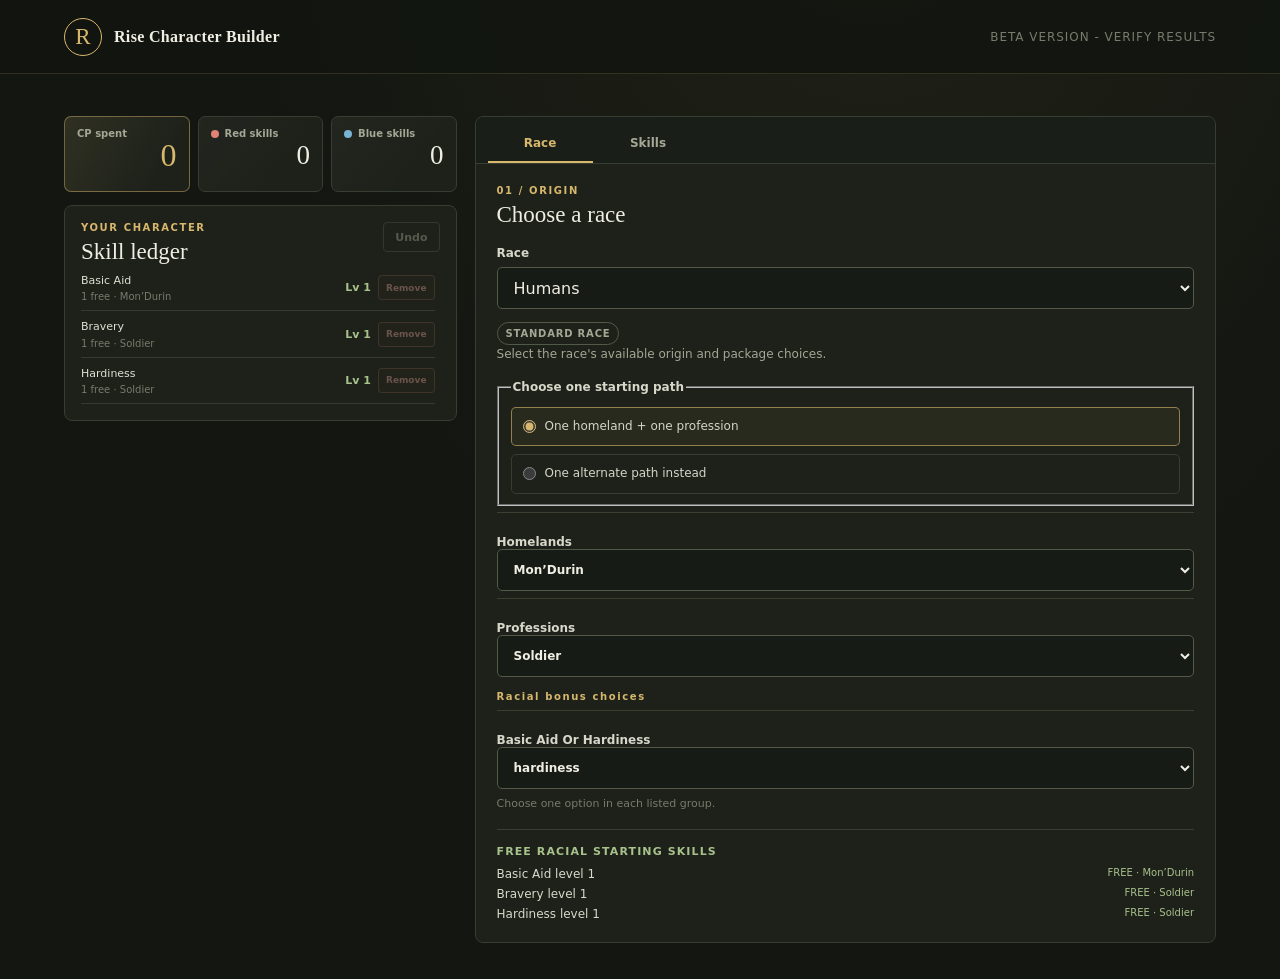
<file: index.html>
<!doctype html>
<html lang="en">
  <head>
    <meta charset="utf-8">
    <meta name="viewport" content="width=device-width, initial-scale=1">
    <meta name="theme-color" content="#161914">
    <title>Rise Character Builder</title>
    <link rel="stylesheet" href="./styles.css">
    <script src="./app.js" defer></script>
  </head>
  <body>
    <header class="topbar">
      <a class="brand" href="#" aria-label="Rise Character Builder home">
        <span class="brand-mark" aria-hidden="true">R</span>
        <span>
          <strong>Rise Character Builder</strong>
        </span>
      </a>
      <div class="topbar-note">Beta Version - Verify Results</div>
    </header>

    <main class="page-shell">
      <div id="load-error" class="notice notice-error" role="alert" hidden></div>

      <div class="builder-grid">
        <aside class="character-sidebar" aria-label="Character summary">
          <div class="totals" aria-label="Character point totals">
            <article class="total-card total-main">
              <span class="total-label">CP spent</span>
              <strong id="total-cp">0</strong>
            </article>
            <article class="total-card red-card">
              <span class="total-label"><i class="status-dot red-dot"></i> Red skills</span>
              <strong id="red-cp">0</strong>
            </article>
            <article class="total-card blue-card">
              <span class="total-label"><i class="status-dot blue-dot"></i> Blue skills</span>
              <strong id="blue-cp">0</strong>
            </article>
          </div>
          <section class="panel skills-panel" aria-labelledby="character-skills-heading">
            <div class="panel-heading">
              <div>
                <p class="eyebrow">YOUR CHARACTER</p>
                <h2 id="character-skills-heading">Skill ledger</h2>
              </div>
              <button id="undo-purchase" class="button button-quiet" type="button" disabled>Undo</button>
            </div>
            <div id="skill-ledger" class="skill-ledger"></div>
          </section>
        </aside>

        <section class="panel editor-panel" aria-label="Character selections">
          <div class="editor-tabs" role="tablist" aria-label="Character selections">
            <button id="race-tab" class="editor-tab" type="button" role="tab" aria-selected="true" aria-controls="race-panel">Race</button>
            <button id="skills-tab" class="editor-tab" type="button" role="tab" aria-selected="false" aria-controls="skills-panel" tabindex="-1">Skills</button>
          </div>
          <section id="race-panel" class="editor-panel-content race-panel" role="tabpanel" aria-labelledby="race-tab">
            <div class="panel-heading">
              <div>
                <p class="eyebrow">01 / ORIGIN</p>
                <h2 id="race-heading">Choose a race</h2>
              </div>
            </div>
            <label class="field-label" for="race-select">Race</label>
            <select id="race-select" class="control"></select>
            <div id="race-badge" class="race-badge"></div>
            <p id="race-description" class="muted-copy"></p>
            <div id="race-options" class="race-options"></div>
            <div id="racial-choices" class="racial-choices"></div>
            <div id="racial-purchases" class="racial-purchases"></div>
            <div id="racial-grants" class="racial-grants"></div>
          </section>
          <section id="skills-panel" class="editor-panel-content purchase-panel" role="tabpanel" aria-labelledby="skills-tab" hidden>
            <div class="panel-heading purchase-heading">
              <div>
                <p class="eyebrow">02 / ADVANCEMENT</p>
                <h2 id="purchase-heading">Purchase skills</h2>
                <p class="muted-copy">Skills granted by your race and racial choices are free and excluded from CP totals.</p>
              </div>
            </div>
            <div class="skill-filters">
              <label class="search-wrap">
                <span class="sr-only">Search skills</span>
                <span class="search-icon" aria-hidden="true">⌕</span>
                <input id="skill-search" class="control" type="search" placeholder="Search skills…" autocomplete="off">
              </label>
              <label class="filter-label">
                <span class="sr-only">Filter by skill color</span>
                <select id="status-filter" class="control">
                  <option value="all">All colors</option>
                  <option value="red">Red</option>
                  <option value="blue">Blue</option>
                  <option value="grey">Grey</option>
                </select>
              </label>
            </div>
            <label class="prerequisite-filter" for="qualifying-skills-only">
              <input id="qualifying-skills-only" type="checkbox">
              <span>Only show skills with met prerequisites</span>
            </label>
            <div id="skill-count" class="skill-count"></div>
            <div id="skill-list" class="skill-list"></div>
          </section>
        </section>
      </div>
    </main>
  </body>
</html>
</file>
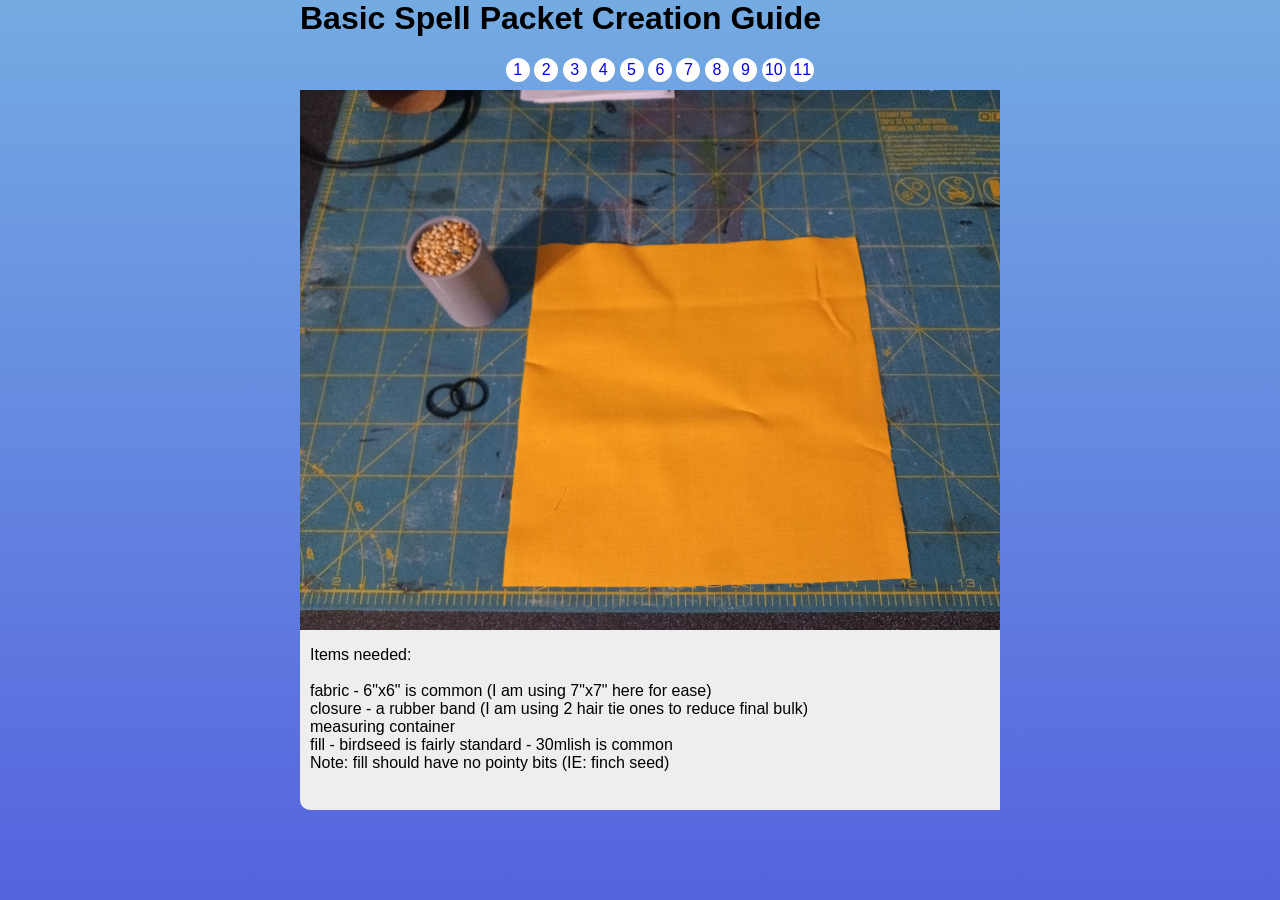
<file: packet_tutorial/index.html>
<html>

<head>
    <title>Basic Spell Packet Creation</title>
    <link rel="stylesheet" type="text/css" href="./index.css" />
</head>

<body>
    <h1>Basic Spell Packet Creation Guide</h1>
    <div class="slider">

        <a href="#slide-1">1</a>
        <a href="#slide-2">2</a>
        <a href="#slide-3">3</a>
        <a href="#slide-4">4</a>
        <a href="#slide-5">5</a>
        <a href="#slide-6">6</a>
        <a href="#slide-7">7</a>
        <a href="#slide-8">8</a>
        <a href="#slide-9">9</a>
        <a href="#slide-10">10</a>
        <a href="#slide-11">11</a>
        <div class="slides">
            <div id="slide-1">
                <image src="images/step1.jpg"></image>
                <p>Items needed: <br />
                    <br />fabric - 6"x6" is common (I am using 7"x7" here for ease)
                    <br />closure - a rubber band (I am using 2 hair tie ones to reduce final bulk)
                    <br />measuring container
                    <br />fill - birdseed is fairly standard - 30mlish is common
                    <br />Note: fill should have no pointy bits (IE: finch seed)
                </p>
            </div>
            <div id="slide-2">
                <image src="images/step2.jpg">
                    <p>Centering the fabric on the measuring container, then holding it to the sides to flip it,
                        is an easy way to get the seed in a nice pile in the middle of the fabric</p>
            </div>
            <div id="slide-3">
                <image src="images/step3.jpg">
                    <p>Poor out the seed as centered into the fabric as possible</p>
            </div>
            <div id="slide-4">
                <image src="images/step4.jpg">
                    <p>Seed in the middle of the fabric square</p>
            </div>
            <div id="slide-5">
                <image src="images/step5.jpg">
                    <p>
                        Carefully pull all four corners of the fabric together and carefully pick up the packet
                    </p>
            </div>
            <div id="slide-6">
                <image src="images/step6.jpg">
                    <p>
                        Carefully squeeze down the packet, making the seed area spherical(-ish)
                    </p>
            </div>
            <div id="slide-7">
                <image src="images/step7.jpg">
                    <p>
                        Hold the packet tight right where the rubber band will go and make sure the packet head looks
                        good
                    </p>
            </div>
            <div id="slide-8">
                <image src="images/step8.jpg">
                    <p>
                        Pull the rubber band over the head, tight against the seed next to your finger, twist repeat,
                        until the rubber band is tight
                    </p>
            </div>
            <div id="slide-9">
                <image src="images/step9.jpg">
                    <p>
                        Here is after the first hair tie is added, I then repeat the process with a second one for
                        stability
                        <br />
                        <br />
                        IMPORTANT: Make sure there is some give when pressed with your thumb, if there is no give, the
                        packet is to tight and dangerous.
                    </p>
            </div>
            <div id="slide-10">
                <image src="images/step10.jpg">
                    <p>
                        Here is a completed spell packet, however some people will clip the tail down to reduce its
                        size.
                    </p>
            </div>
            <div id="slide-11">
                <image src="images/step11.jpg">
                    <p>
                        A spell packet with the tail clipped
                    </p>
            </div>
        </div>
    </div>
</body>

</html>
</file>
<file: styles.css>
:root {
  color-scheme: dark;
  --page: #131611;
  --panel: #1d211a;
  --panel-raised: #242920;
  --panel-soft: #1a1e18;
  --line: #363d31;
  --line-strong: #505a46;
  --text: #f0eee3;
  --muted: #a3a794;
  --quiet: #757c6c;
  --gold: #d7b76c;
  --gold-soft: #342d1e;
  --red: #df8375;
  --blue: #79b5d3;
  --grey: #aaa99d;
  --green: #a8c28c;
  font-family: Inter, ui-sans-serif, system-ui, -apple-system, BlinkMacSystemFont, "Segoe UI", sans-serif;
  font-synthesis: none;
  text-rendering: optimizeLegibility;
}

* { box-sizing: border-box; }

body {
  min-width: 320px;
  margin: 0;
  background:
    radial-gradient(ellipse at 68% -18%, rgba(116, 105, 62, .15), transparent 40rem),
    var(--page);
  color: var(--text);
}

button, input, select { font: inherit; }
button, select { cursor: pointer; }

.topbar {
  min-height: 74px;
  padding: 0 clamp(20px, 5vw, 72px);
  display: flex;
  align-items: center;
  justify-content: space-between;
  border-bottom: 1px solid rgba(215, 183, 108, .16);
  background: rgba(18, 21, 16, .86);
}

.brand {
  display: inline-flex;
  align-items: center;
  gap: 12px;
  color: inherit;
  text-decoration: none;
}

.brand-mark {
  width: 38px;
  height: 38px;
  display: grid;
  place-items: center;
  border: 1px solid var(--gold);
  border-radius: 50%;
  color: var(--gold);
  font-family: Georgia, serif;
  font-size: 23px;
}

.brand strong, .brand small { display: block; }
.brand strong { font-family: Georgia, serif; font-size: 16px; font-weight: 600; letter-spacing: .02em; }
.brand small { margin-top: 3px; color: var(--muted); font-size: 11px; letter-spacing: .06em; text-transform: uppercase; }
.topbar-note { color: var(--quiet); font-size: 12px; letter-spacing: .08em; text-transform: uppercase; }

.page-shell { width: min(1512px, 100%); margin: 0 auto; padding: 42px clamp(18px, 5vw, 72px) 36px; }
.intro { margin-bottom: 27px; }
.eyebrow { margin: 0 0 8px; color: var(--gold); font-size: 10px; font-weight: 700; letter-spacing: .16em; }
h1, h2, h3, p { margin-top: 0; }
h1, h2 { font-family: Georgia, "Times New Roman", serif; font-weight: 500; }
h1 { margin-bottom: 7px; font-size: clamp(32px, 4vw, 45px); letter-spacing: -.025em; }
.intro > p:last-child { margin: 0; color: var(--muted); font-size: 14px; }

.totals { display: grid; grid-template-columns: repeat(3, minmax(0, 1fr)); gap: 8px; }
.total-card {
  min-height: 76px;
  padding: 11px 12px 9px;
  display: grid;
  grid-template-columns: 1fr auto;
  align-content: space-between;
  border: 1px solid var(--line);
  border-radius: 7px;
  background: linear-gradient(130deg, rgba(255,255,255,.025), transparent 70%), var(--panel);
}
.total-main { border-color: rgba(215, 183, 108, .45); background: linear-gradient(120deg, rgba(215,183,108,.1), transparent 76%), var(--panel); }
.total-label { display: flex; align-items: center; gap: 6px; color: var(--muted); font-size: 10px; font-weight: 600; white-space: nowrap; }
.total-card strong { grid-column: 2; grid-row: 1 / span 2; align-self: center; font-family: Georgia, serif; font-size: 27px; font-weight: 500; }
.total-main strong { color: var(--gold); font-size: 32px; }
.status-dot { width: 8px; height: 8px; display: inline-block; border-radius: 50%; }
.red-dot { background: var(--red); }
.blue-dot { background: var(--blue); }

.builder-grid { display: grid; grid-template-columns: minmax(340px, .9fr) minmax(0, 1.7fr); gap: 18px; align-items: start; }
.character-sidebar { display: grid; gap: 13px; min-width: 0; }
.panel { min-width: 0; border: 1px solid var(--line); border-radius: 8px; background: var(--panel); }
.race-panel, .skills-panel, .purchase-panel { padding: 21px; }
.character-sidebar .skills-panel { padding: 16px; }
.editor-panel { overflow: hidden; }
.editor-tabs { display: flex; gap: 3px; padding: 8px 12px 0; border-bottom: 1px solid var(--line); background: var(--panel-soft); }
.editor-tab { min-width: 105px; padding: 11px 16px; border: 0; border-bottom: 2px solid transparent; color: var(--muted); background: transparent; font-size: 12px; font-weight: 700; }
.editor-tab:hover { color: var(--text); }
.editor-tab[aria-selected="true"] { border-bottom-color: var(--gold); color: var(--gold); }
.editor-tab:focus-visible { outline: 2px solid var(--gold); outline-offset: -2px; }
.editor-panel-content { padding: 21px; }
.editor-panel-content[hidden] { display: none; }
.panel-heading { display: flex; justify-content: space-between; align-items: flex-start; gap: 12px; }
.panel-heading h2 { margin: 0; font-size: 23px; }
.panel-heading .eyebrow { margin-bottom: 6px; }
.purchase-heading { margin-bottom: 18px; }
.purchase-heading .muted-copy { max-width: 620px; margin: 9px 0 0; }

.field-label, .choice-title { display: block; margin: 18px 0 7px; color: #d8d8ca; font-size: 12px; font-weight: 650; }
.control {
  min-height: 42px;
  width: 100%;
  padding: 9px 12px;
  color: var(--text);
  border: 1px solid var(--line-strong);
  border-radius: 5px;
  outline: none;
  background: #171b15;
}
.control:focus { border-color: var(--gold); box-shadow: 0 0 0 2px rgba(215,183,108,.12); }
select.control { appearance: auto; }
.race-badge { margin-top: 13px; }
.badge {
  display: inline-flex;
  align-items: center;
  padding: 5px 8px;
  border: 1px solid var(--line-strong);
  border-radius: 99px;
  color: var(--muted);
  font-size: 10px;
  font-weight: 700;
  letter-spacing: .08em;
  text-transform: uppercase;
}
.badge.restricted { color: #e6a78f; border-color: rgba(223,131,117,.45); background: rgba(223,131,117,.08); }
.muted-copy { color: var(--muted); font-size: 12px; line-height: 1.6; }
.race-options { margin-top: 12px; }
.choice-block { padding-top: 10px; border-top: 1px solid rgba(80,90,70,.55); }
.choice-block:first-child { border-top: 0; }
.choice-title { margin-top: 12px; }
.mode-choices { display: grid; gap: 8px; margin: 16px 0 6px; }
.radio-card {
  display: flex;
  align-items: flex-start;
  gap: 9px;
  padding: 10px 11px;
  border: 1px solid var(--line);
  border-radius: 5px;
  color: #d4d5c9;
  font-size: 12px;
  line-height: 1.45;
  cursor: pointer;
}
.radio-card:has(input:checked) { border-color: rgba(215,183,108,.62); background: rgba(215,183,108,.06); }
.radio-card input { margin: 2px 0 0; accent-color: var(--gold); }
.racial-choices { margin-top: 14px; }
.racial-purchases { margin-top: 14px; }
.racial-purchases:empty { display: none; }
.racial-purchases > .eyebrow { margin-bottom: 8px; }
.racial-purchase { display: flex; align-items: center; justify-content: space-between; gap: 12px; padding: 11px 0; border-top: 1px solid rgba(80,90,70,.55); }
.racial-purchase-details { min-width: 0; }
.racial-purchase-details strong { color: #dfe1d4; font-size: 12px; }
.racial-purchase-details .muted-copy { margin: 4px 0 0; font-size: 11px; }
.racial-purchase-count { margin: 5px 0 0; color: var(--gold); font-size: 10px; }
.choice-help { margin: 6px 0 0; color: var(--quiet); font-size: 11px; line-height: 1.5; }
.racial-grants { margin-top: 17px; padding-top: 15px; border-top: 1px solid var(--line); }
.racial-grants h3 { margin: 0 0 9px; color: var(--green); font-size: 11px; letter-spacing: .1em; text-transform: uppercase; }
.grant-list { display: grid; gap: 6px; }
.grant-item { display: flex; justify-content: space-between; gap: 12px; color: #d7d9ca; font-size: 12px; }
.grant-item small { color: var(--green); font-size: 10px; white-space: nowrap; }
.empty-note { color: var(--quiet); font-size: 12px; font-style: italic; }
.required-note { margin: 9px 0 0; color: #e6bd77; font-size: 11px; line-height: 1.5; }

.skill-filters { display: grid; grid-template-columns: 1fr 145px; gap: 9px; }
.prerequisite-filter { display: inline-flex; align-items: center; gap: 8px; margin-top: 12px; color: var(--muted); font-size: 11px; cursor: pointer; }
.prerequisite-filter input { width: 15px; height: 15px; margin: 0; accent-color: var(--gold); }
.search-wrap { position: relative; }
.search-wrap .control { padding-left: 35px; }
.search-icon { position: absolute; z-index: 1; left: 12px; top: 8px; color: var(--quiet); font-size: 22px; line-height: 1; }
.skill-count { padding: 13px 0 8px; color: var(--quiet); font-size: 11px; }
.skill-list { max-height: 950px; overflow-y: auto; padding-right: 4px; }
.skill-row { padding: 13px 0; border-top: 1px solid var(--line); }
.skill-top { display: flex; align-items: flex-start; justify-content: space-between; gap: 12px; }
.skill-name { margin: 0; color: var(--text); font-size: 14px; font-weight: 650; line-height: 1.35; }
.skill-status { display: inline-flex; align-items: center; gap: 5px; margin-left: 8px; color: var(--muted); font-size: 9px; font-weight: 700; letter-spacing: .08em; text-transform: uppercase; white-space: nowrap; }
.skill-status::before { width: 6px; height: 6px; content: ""; display: inline-block; border-radius: 50%; background: currentColor; }
.skill-status.red { color: var(--red); }
.skill-status.blue { color: var(--blue); }
.skill-status.grey { color: var(--grey); }
.skill-meta { margin: 5px 0 0; color: var(--muted); font-size: 11px; line-height: 1.5; }
.skill-cost { color: var(--gold); font-weight: 650; }
.skill-prereq { color: var(--quiet); }
.skill-flags { display: flex; flex-wrap: wrap; gap: 5px; margin-top: 6px; }
.mini-tag { padding: 3px 6px; border-radius: 3px; background: #2a2e25; color: #b7b9aa; font-size: 9px; }
.mini-tag.probationary { color: #e2bd76; }
.purchase-controls { display: flex; align-items: end; gap: 7px; margin-top: 10px; }
.purchase-controls .inline-field { min-width: 0; flex: 1; }
.inline-field label { display: block; margin: 0 0 4px; color: var(--quiet); font-size: 10px; }
.inline-field input, .inline-field select { min-height: 34px; padding: 6px 8px; font-size: 11px; }
.inline-field.specialization { max-width: 180px; }
.inline-field.spell-level { max-width: 105px; }
.button {
  min-height: 34px;
  padding: 7px 11px;
  border: 1px solid rgba(215,183,108,.56);
  border-radius: 4px;
  color: #171911;
  background: var(--gold);
  font-size: 11px;
  font-weight: 700;
  white-space: nowrap;
}
.button:hover:not(:disabled) { background: #e6c982; }
.button:disabled { cursor: not-allowed; opacity: .42; }
.button-quiet { min-height: 30px; border-color: var(--line-strong); color: var(--muted); background: transparent; }
.button-quiet:hover:not(:disabled) { color: var(--text); background: var(--panel-raised); }
.teacher-check { display: flex; align-items: center; gap: 6px; margin-top: 8px; color: #d0c49f; font-size: 10px; }
.teacher-check input { accent-color: var(--gold); }
.blocked-reason { margin: 7px 0 0; color: #d79586; font-size: 10px; line-height: 1.4; }
.skill-ledger {
  max-height: min(65vh, 680px);
  overflow-y: auto;
  display: grid;
  grid-template-columns: minmax(0, 1fr);
  align-content: start;
  padding-right: 5px;
}
.ledger-row { display: flex; justify-content: space-between; align-items: center; gap: 8px; padding: 8px 0; border-bottom: 1px solid rgba(80,90,70,.45); }
.ledger-name { color: #dfe1d4; font-size: 11px; line-height: 1.4; }
.ledger-detail { margin-top: 3px; color: var(--quiet); font-size: 10px; }
.ledger-level { color: var(--green); font-size: 11px; font-weight: 700; white-space: nowrap; }
.ledger-actions { display: flex; flex: 0 0 auto; align-items: center; gap: 7px; }
.button-remove { min-height: 25px; padding: 4px 7px; border-color: rgba(223,131,117,.42); color: #e7a499; background: rgba(223,131,117,.06); font-size: 9px; }
.button-remove:hover:not(:disabled) { color: #ffe0d9; border-color: var(--red); background: rgba(223,131,117,.15); }
.button-remove:disabled { opacity: .38; }
.ledger-source { color: var(--quiet); font-size: 9px; }
.notice { margin: 0 0 17px; padding: 12px 14px; border-radius: 5px; font-size: 13px; line-height: 1.45; }
.notice-error { border: 1px solid rgba(223,131,117,.5); color: #f0b5a8; background: rgba(91,37,30,.25); }
.page-footer { display: flex; justify-content: space-between; gap: 14px; padding-top: 22px; color: var(--quiet); font-size: 10px; }
.sr-only { position: absolute; width: 1px; height: 1px; overflow: hidden; clip: rect(0, 0, 0, 0); white-space: nowrap; clip-path: inset(50%); }

@media (max-width: 920px) {
  .builder-grid { grid-template-columns: 1fr; }
  .skill-list { max-height: 780px; }
}

@media (max-width: 620px) {
  .topbar { min-height: 64px; }
  .topbar-note { display: none; }
  .page-shell { padding-top: 30px; }
  .totals { grid-template-columns: repeat(3, minmax(0, 1fr)); gap: 6px; }
  .total-card { padding: 10px 8px; }
  .total-label { font-size: 9px; }
  .total-card strong { font-size: 24px; }
  .total-main strong { font-size: 29px; }
  .character-sidebar .skills-panel, .editor-panel-content { padding: 17px; }
  .skill-ledger { max-height: 300px; }
  .skill-filters { grid-template-columns: 1fr 120px; }
  .page-footer { flex-direction: column; }
}

@media (prefers-reduced-motion: no-preference) {
  .panel, .total-card { animation: rise-in .35s ease-out both; }
  .purchase-panel { animation-delay: .04s; }
  @keyframes rise-in { from { opacity: .7; transform: translateY(5px); } to { opacity: 1; transform: translateY(0); } }
}
</file>
<file: packet_tutorial/index.css>
* {
    box-sizing: border-box;
}

h1 {
    display: block;
}

.slider {
    width: 720px;
    text-align: center;
    overflow: hidden;
    display: block;
}

.slides {
    display: flex;

    overflow-x: auto;
    scroll-snap-type: x mandatory;



    scroll-behavior: smooth;
    -webkit-overflow-scrolling: touch;

    /*
  scroll-snap-points-x: repeat(300px);
  scroll-snap-type: mandatory;
  */
}

.slides::-webkit-scrollbar {
    width: 10px;
    height: 10px;
}

.slides::-webkit-scrollbar-thumb {
    background: black;
    border-radius: 10px;
}

.slides::-webkit-scrollbar-track {
    background: transparent;
}

.slides>div {
    scroll-snap-align: start;
    flex-shrink: 0;
    width: 720px;
    height: 720px;
    margin-right: 50px;
    border-radius: 10px;
    background: #eee;
    transform-origin: center center;
    transform: scale(1);
    transition: transform 0.5s;
    position: relative;

    display: flex;
    justify-content: center;
    align-items: center;
}

.slides>div:target {
    /*   transform: scale(0.8); */
}

.author-info {
    background: rgba(0, 0, 0, 0.75);
    color: white;
    padding: 0.75rem;
    text-align: center;
    position: absolute;
    bottom: 0;
    left: 0;
    width: 100%;
    margin: 0;
}

.author-info a {
    color: white;
}

img {
    object-fit: cover;
    position: absolute;
    top: 0;
    left: 0;
    width: 720;
    height: 540;
}

.slider>a {
    display: inline-flex;
    width: 1.5rem;
    height: 1.5rem;
    background: white;
    text-decoration: none;
    align-items: center;
    justify-content: center;
    border-radius: 50%;
    margin: 0 0 0.5rem 0;
    position: relative;
}

.slider>a:active {
    top: 1px;
}

.slider>a:focus {
    background: #000;
}

/* Don't need button navigation */
@supports (scroll-snap-type) {
    .slider>a {
        display: none;
    }
}

html,
body {
    height: 100%;
    overflow: hidden;
}

body {
    align-items: center;
    justify-content: center;
    background: linear-gradient(to bottom, #74ABE2, #5563DE);
    width: 720px;
    margin: 0 auto;
    padding: 0 1.25rem;
    font-family: 'Lato', sans-serif;
}

p {
    position: absolute;
    top: 540;
    left: 10;
    text-align: left;
}
</file>
